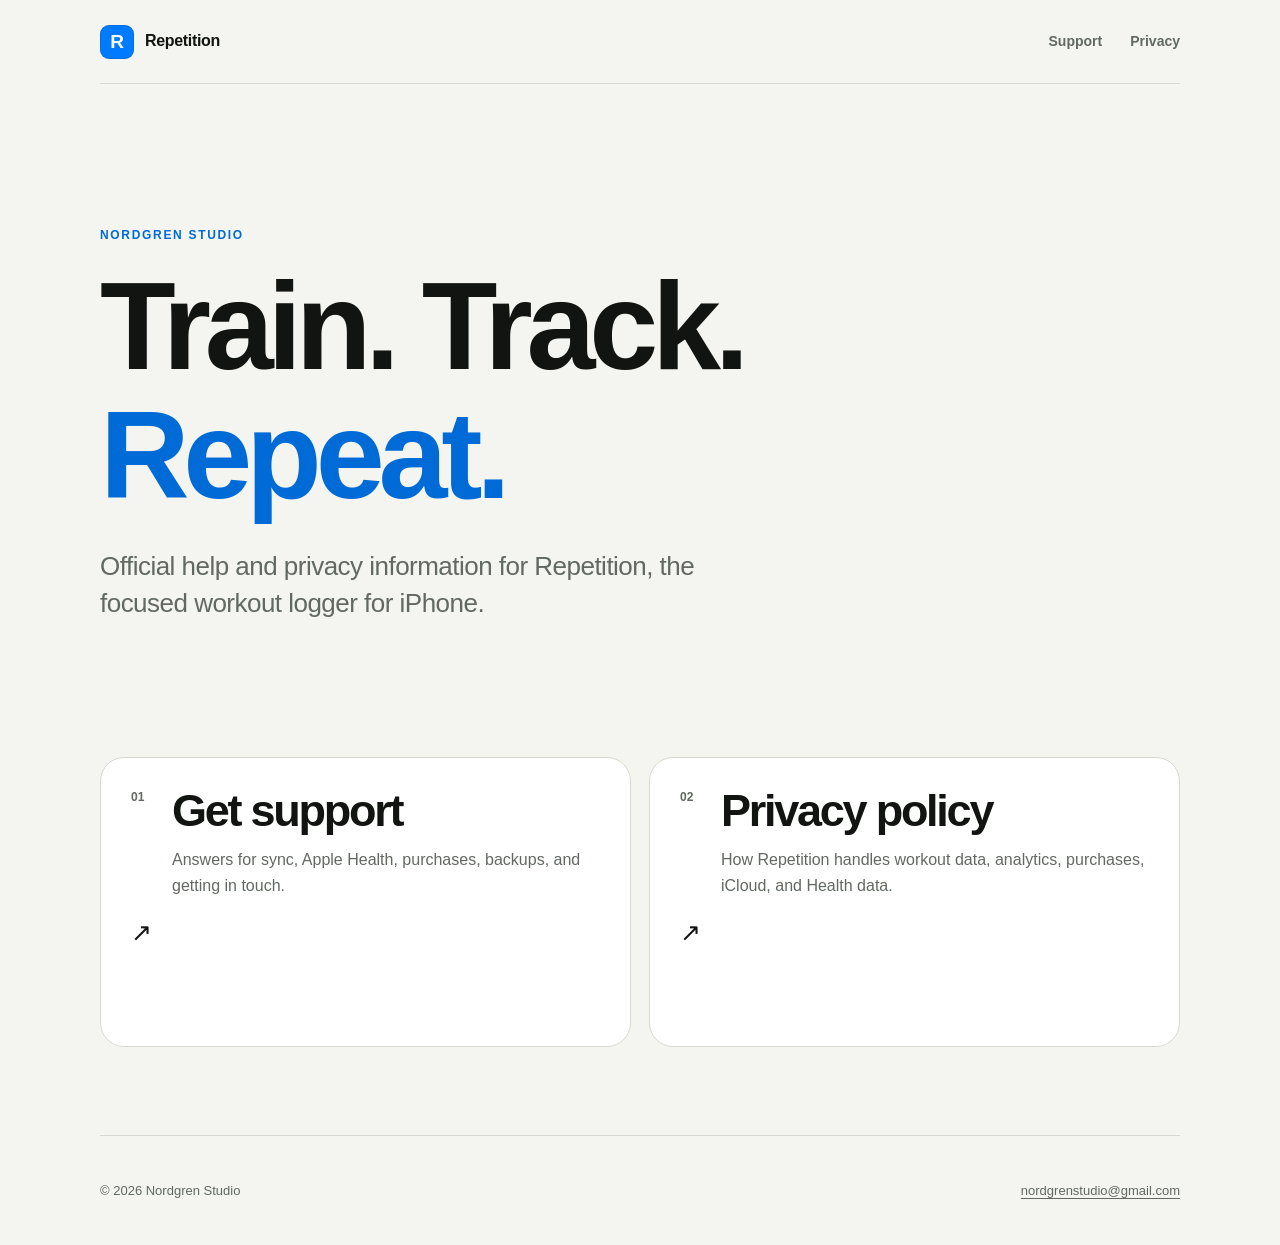
<file: index.html>
<!doctype html>
<html lang="en">
<head>
  <meta charset="utf-8">
  <meta name="viewport" content="width=device-width, initial-scale=1">
  <meta name="description" content="Support and privacy information for Repetition, a workout logging app by Nordgren Studio.">
  <meta name="theme-color" content="#0f1110">
  <title>Repetition — Help & Privacy</title>
  <link rel="stylesheet" href="./styles.css">
</head>
<body>
  <header class="site-header">
    <a class="brand" href="./" aria-label="Repetition home">
      <span class="brand-mark" aria-hidden="true">R</span>
      <span>Repetition</span>
    </a>
    <nav aria-label="Main navigation">
      <a href="./support/">Support</a>
      <a href="./privacy/">Privacy</a>
    </nav>
  </header>

  <main class="home">
    <section class="hero">
      <p class="eyebrow">Nordgren Studio</p>
      <h1>Train. Track.<br><span>Repeat.</span></h1>
      <p class="lead">Official help and privacy information for Repetition, the focused workout logger for iPhone.</p>
    </section>

    <section class="link-grid" aria-label="Help and legal resources">
      <a class="feature-card" href="./support/">
        <span class="card-number">01</span>
        <div>
          <h2>Get support</h2>
          <p>Answers for sync, Apple Health, purchases, backups, and getting in touch.</p>
        </div>
        <span class="arrow" aria-hidden="true">↗</span>
      </a>

      <a class="feature-card" href="./privacy/">
        <span class="card-number">02</span>
        <div>
          <h2>Privacy policy</h2>
          <p>How Repetition handles workout data, analytics, purchases, iCloud, and Health data.</p>
        </div>
        <span class="arrow" aria-hidden="true">↗</span>
      </a>
    </section>
  </main>

  <footer>
    <span>© 2026 Nordgren Studio</span>
    <a href="mailto:nordgrenstudio@gmail.com">nordgrenstudio@gmail.com</a>
  </footer>
</body>
</html>
</file>
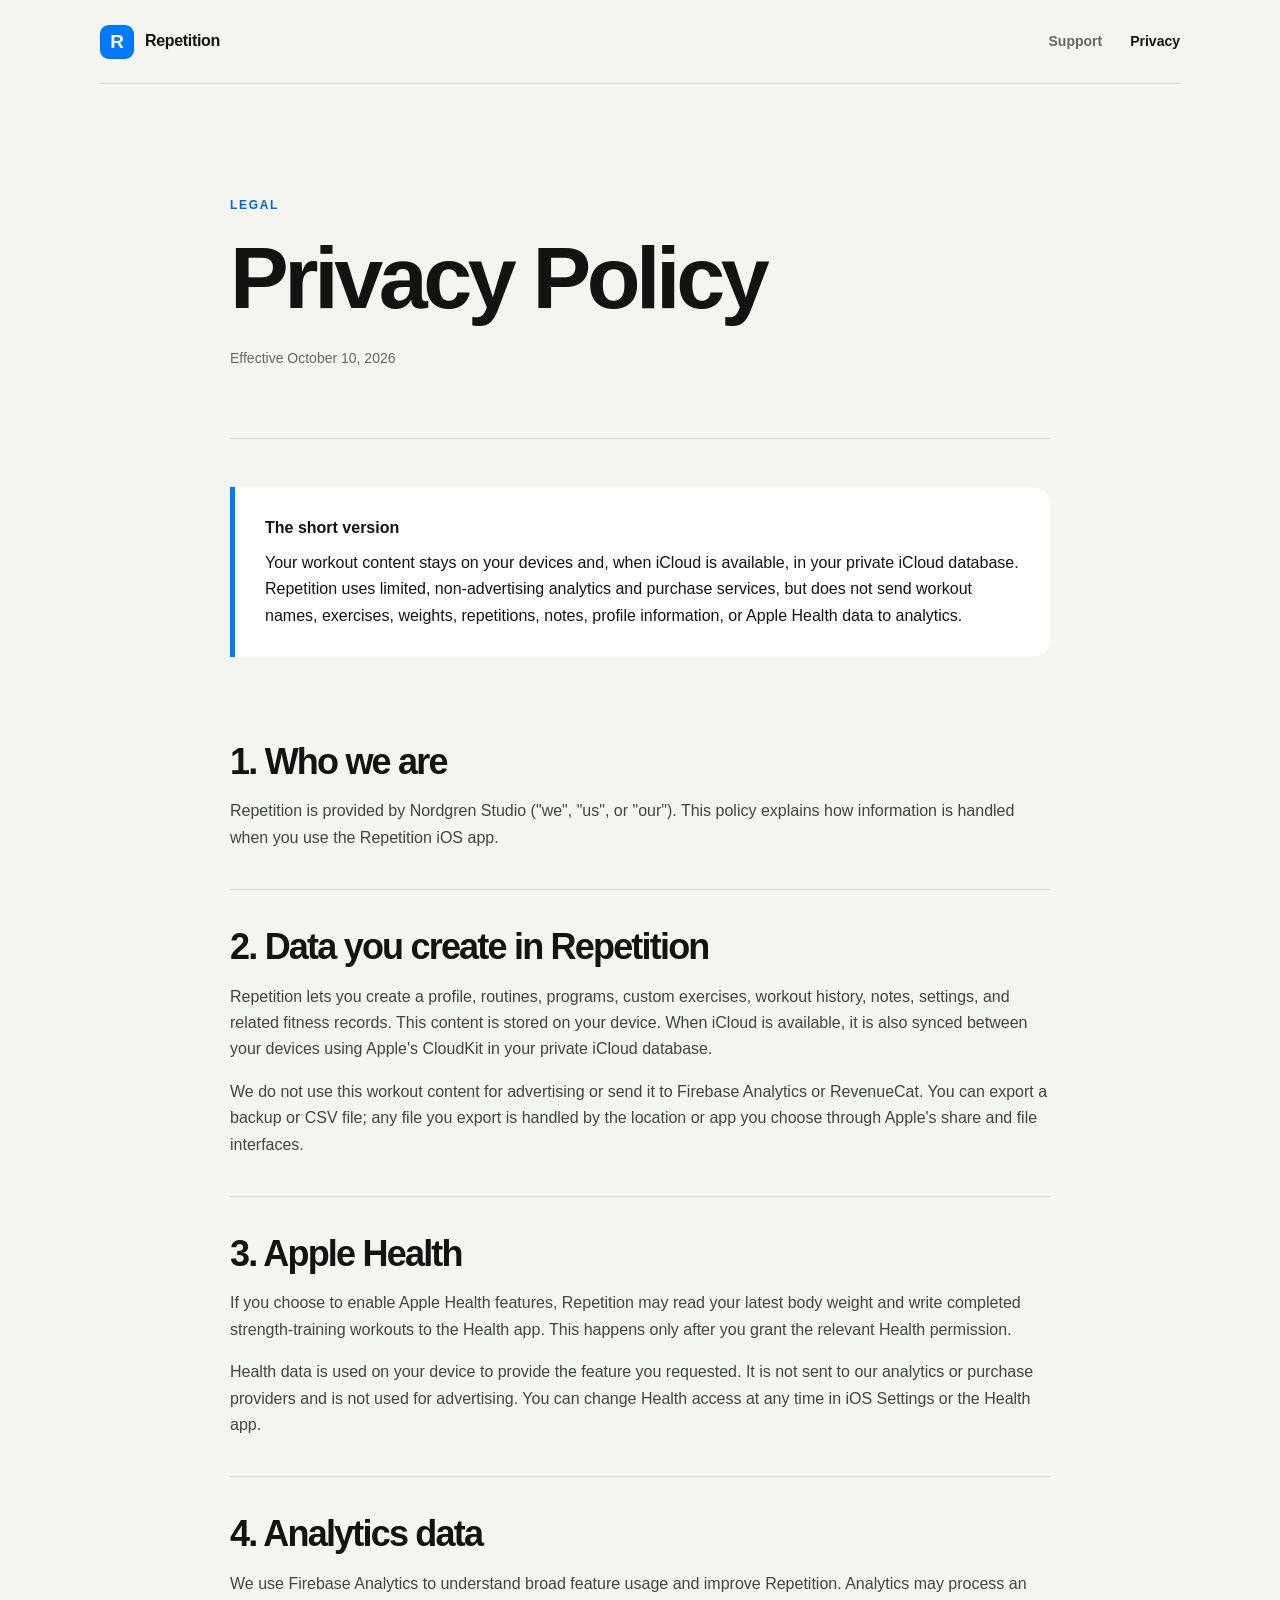
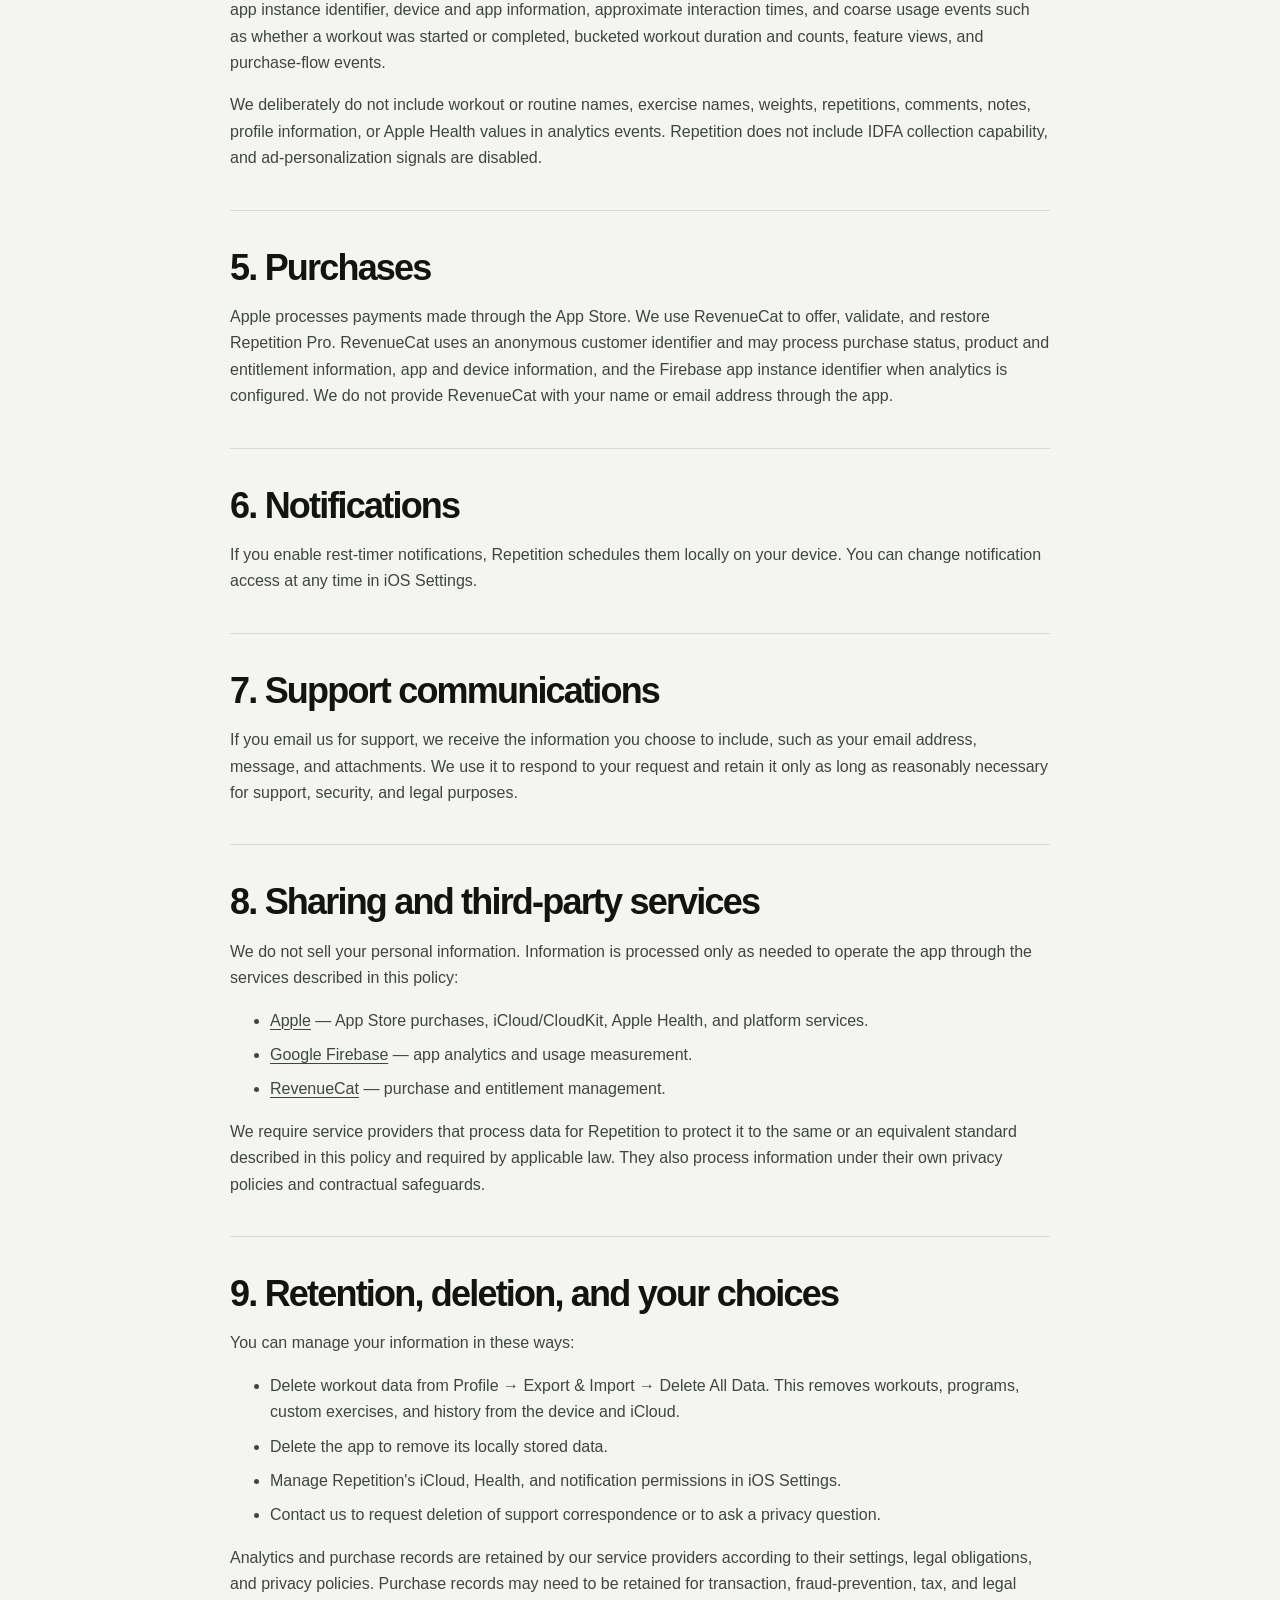
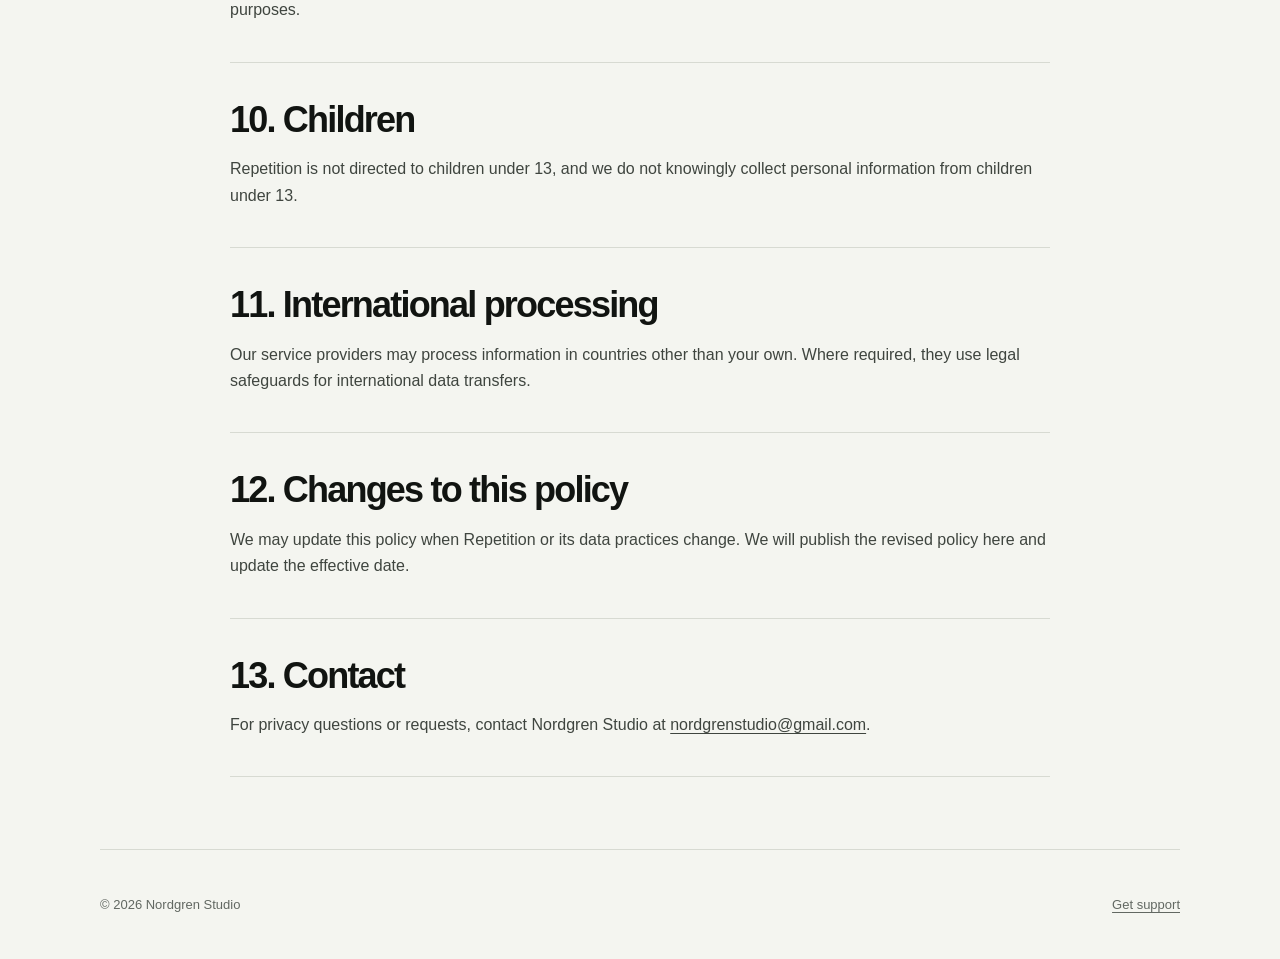
<file: privacy/index.html>
<!doctype html>
<html lang="en">
<head>
  <meta charset="utf-8">
  <meta name="viewport" content="width=device-width, initial-scale=1">
  <meta name="description" content="Privacy Policy for the Repetition workout logging app.">
  <meta name="theme-color" content="#0f1110">
  <title>Privacy Policy — Repetition</title>
  <link rel="stylesheet" href="../styles.css">
</head>
<body>
  <header class="site-header">
    <a class="brand" href="../" aria-label="Repetition home">
      <span class="brand-mark" aria-hidden="true">R</span>
      <span>Repetition</span>
    </a>
    <nav aria-label="Main navigation">
      <a href="../support/">Support</a>
      <a href="./" aria-current="page">Privacy</a>
    </nav>
  </header>

  <main class="document">
    <header class="document-title">
      <p class="eyebrow">Legal</p>
      <h1>Privacy Policy</h1>
      <p class="updated">Effective October 10, 2026</p>
    </header>

    <div class="summary">
      <strong>The short version</strong>
      <p>Your workout content stays on your devices and, when iCloud is available, in your private iCloud database. Repetition uses limited, non-advertising analytics and purchase services, but does not send workout names, exercises, weights, repetitions, notes, profile information, or Apple Health data to analytics.</p>
    </div>

    <article>
      <section>
        <h2>1. Who we are</h2>
        <p>Repetition is provided by Nordgren Studio ("we", "us", or "our"). This policy explains how information is handled when you use the Repetition iOS app.</p>
      </section>

      <section>
        <h2>2. Data you create in Repetition</h2>
        <p>Repetition lets you create a profile, routines, programs, custom exercises, workout history, notes, settings, and related fitness records. This content is stored on your device. When iCloud is available, it is also synced between your devices using Apple's CloudKit in your private iCloud database.</p>
        <p>We do not use this workout content for advertising or send it to Firebase Analytics or RevenueCat. You can export a backup or CSV file; any file you export is handled by the location or app you choose through Apple's share and file interfaces.</p>
      </section>

      <section>
        <h2>3. Apple Health</h2>
        <p>If you choose to enable Apple Health features, Repetition may read your latest body weight and write completed strength-training workouts to the Health app. This happens only after you grant the relevant Health permission.</p>
        <p>Health data is used on your device to provide the feature you requested. It is not sent to our analytics or purchase providers and is not used for advertising. You can change Health access at any time in iOS Settings or the Health app.</p>
      </section>

      <section>
        <h2>4. Analytics data</h2>
        <p>We use Firebase Analytics to understand broad feature usage and improve Repetition. Analytics may process an app instance identifier, device and app information, approximate interaction times, and coarse usage events such as whether a workout was started or completed, bucketed workout duration and counts, feature views, and purchase-flow events.</p>
        <p>We deliberately do not include workout or routine names, exercise names, weights, repetitions, comments, notes, profile information, or Apple Health values in analytics events. Repetition does not include IDFA collection capability, and ad-personalization signals are disabled.</p>
      </section>

      <section>
        <h2>5. Purchases</h2>
        <p>Apple processes payments made through the App Store. We use RevenueCat to offer, validate, and restore Repetition Pro. RevenueCat uses an anonymous customer identifier and may process purchase status, product and entitlement information, app and device information, and the Firebase app instance identifier when analytics is configured. We do not provide RevenueCat with your name or email address through the app.</p>
      </section>

      <section>
        <h2>6. Notifications</h2>
        <p>If you enable rest-timer notifications, Repetition schedules them locally on your device. You can change notification access at any time in iOS Settings.</p>
      </section>

      <section>
        <h2>7. Support communications</h2>
        <p>If you email us for support, we receive the information you choose to include, such as your email address, message, and attachments. We use it to respond to your request and retain it only as long as reasonably necessary for support, security, and legal purposes.</p>
      </section>

      <section>
        <h2>8. Sharing and third-party services</h2>
        <p>We do not sell your personal information. Information is processed only as needed to operate the app through the services described in this policy:</p>
        <ul>
          <li><a href="https://www.apple.com/legal/privacy/" rel="noopener noreferrer">Apple</a> — App Store purchases, iCloud/CloudKit, Apple Health, and platform services.</li>
          <li><a href="https://firebase.google.com/support/privacy" rel="noopener noreferrer">Google Firebase</a> — app analytics and usage measurement.</li>
          <li><a href="https://www.revenuecat.com/privacy/" rel="noopener noreferrer">RevenueCat</a> — purchase and entitlement management.</li>
        </ul>
        <p>We require service providers that process data for Repetition to protect it to the same or an equivalent standard described in this policy and required by applicable law. They also process information under their own privacy policies and contractual safeguards.</p>
      </section>

      <section>
        <h2>9. Retention, deletion, and your choices</h2>
        <p>You can manage your information in these ways:</p>
        <ul>
          <li>Delete workout data from Profile → Export &amp; Import → Delete All Data. This removes workouts, programs, custom exercises, and history from the device and iCloud.</li>
          <li>Delete the app to remove its locally stored data.</li>
          <li>Manage Repetition's iCloud, Health, and notification permissions in iOS Settings.</li>
          <li>Contact us to request deletion of support correspondence or to ask a privacy question.</li>
        </ul>
        <p>Analytics and purchase records are retained by our service providers according to their settings, legal obligations, and privacy policies. Purchase records may need to be retained for transaction, fraud-prevention, tax, and legal purposes.</p>
      </section>

      <section>
        <h2>10. Children</h2>
        <p>Repetition is not directed to children under 13, and we do not knowingly collect personal information from children under 13.</p>
      </section>

      <section>
        <h2>11. International processing</h2>
        <p>Our service providers may process information in countries other than your own. Where required, they use legal safeguards for international data transfers.</p>
      </section>

      <section>
        <h2>12. Changes to this policy</h2>
        <p>We may update this policy when Repetition or its data practices change. We will publish the revised policy here and update the effective date.</p>
      </section>

      <section>
        <h2>13. Contact</h2>
        <p>For privacy questions or requests, contact Nordgren Studio at <a href="mailto:nordgrenstudio@gmail.com">nordgrenstudio@gmail.com</a>.</p>
      </section>
    </article>
  </main>

  <footer>
    <span>© 2026 Nordgren Studio</span>
    <a href="../support/">Get support</a>
  </footer>
</body>
</html>
</file>
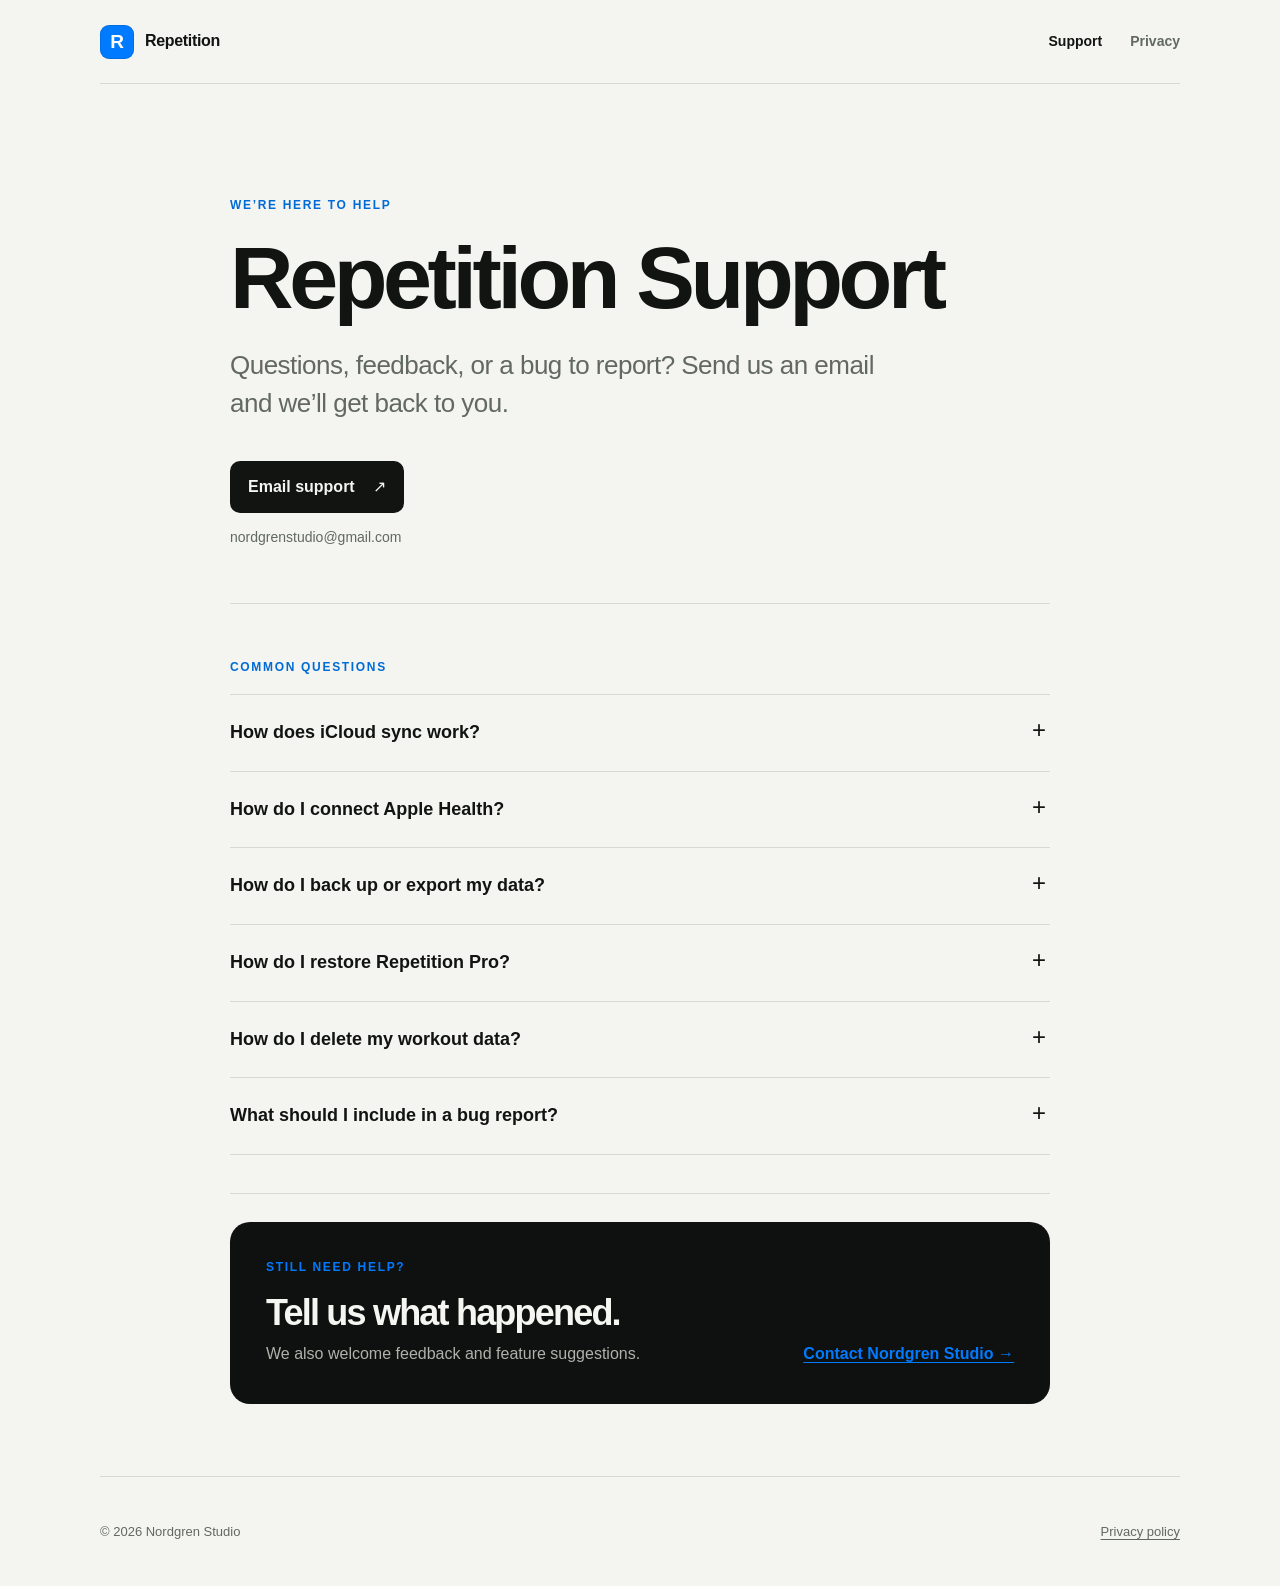
<file: support/index.html>
<!doctype html>
<html lang="en">
<head>
  <meta charset="utf-8">
  <meta name="viewport" content="width=device-width, initial-scale=1">
  <meta name="description" content="Official support for the Repetition workout logging app.">
  <meta name="theme-color" content="#0f1110">
  <title>Support — Repetition</title>
  <link rel="stylesheet" href="../styles.css">
</head>
<body>
  <header class="site-header">
    <a class="brand" href="../" aria-label="Repetition home">
      <span class="brand-mark" aria-hidden="true">R</span>
      <span>Repetition</span>
    </a>
    <nav aria-label="Main navigation">
      <a href="./" aria-current="page">Support</a>
      <a href="../privacy/">Privacy</a>
    </nav>
  </header>

  <main class="document support-page">
    <header class="document-title">
      <p class="eyebrow">We’re here to help</p>
      <h1>Repetition Support</h1>
      <p class="lead">Questions, feedback, or a bug to report? Send us an email and we’ll get back to you.</p>
      <a class="primary-button" href="mailto:nordgrenstudio@gmail.com?subject=Repetition%20Support">Email support <span aria-hidden="true">↗</span></a>
      <p class="contact-line">nordgrenstudio@gmail.com</p>
    </header>

    <article>
      <section>
        <p class="eyebrow">Common questions</p>
        <div class="faq-list">
          <details>
            <summary>How does iCloud sync work?</summary>
            <p>Repetition saves your workout data on your device and syncs it through your private iCloud account when iCloud is available. Make sure you are signed in to the same Apple Account and have iCloud enabled on each device.</p>
          </details>
          <details>
            <summary>How do I connect Apple Health?</summary>
            <p>Open Profile → Apple Health. You can allow Repetition to save completed workouts and read your latest body weight. Permissions can also be reviewed in iOS Settings or the Health app.</p>
          </details>
          <details>
            <summary>How do I back up or export my data?</summary>
            <p>Open Profile → Export &amp; Import. A Repetition backup contains your app data, while the CSV export lists your logged sets. Restoring a backup replaces current data on your synced devices.</p>
          </details>
          <details>
            <summary>How do I restore Repetition Pro?</summary>
            <p>Open Profile → Repetition Pro and choose Restore Purchases. Confirm that the device uses the Apple Account that originally purchased Repetition Pro.</p>
          </details>
          <details>
            <summary>How do I delete my workout data?</summary>
            <p>Open Profile → Export &amp; Import → Delete All Data. This removes workouts, programs, custom exercises, and history from the device and iCloud. Settings are kept.</p>
          </details>
          <details>
            <summary>What should I include in a bug report?</summary>
            <p>Please include what you expected, what happened, the steps that reproduce the problem, and your iPhone model and iOS version. Screenshots are helpful, but remove anything you do not want to share.</p>
          </details>
        </div>
      </section>

      <section class="support-callout">
        <div>
          <p class="eyebrow">Still need help?</p>
          <h2>Tell us what happened.</h2>
          <p>We also welcome feedback and feature suggestions.</p>
        </div>
        <a class="text-link" href="mailto:nordgrenstudio@gmail.com?subject=Repetition%20Support">Contact Nordgren Studio <span aria-hidden="true">→</span></a>
      </section>
    </article>
  </main>

  <footer>
    <span>© 2026 Nordgren Studio</span>
    <a href="../privacy/">Privacy policy</a>
  </footer>
</body>
</html>
</file>
<file: styles.css>
:root {
  color-scheme: light dark;
  --ink: #111411;
  --muted: #626862;
  --paper: #f4f5f0;
  --card: #ffffff;
  --line: #d7dad2;
  --accent: #007aff;
  --accent-deep: #006bd6;
  --dark: #0f1110;
  --dark-card: #181b18;
  --max: 1080px;
  font-family: Inter, ui-sans-serif, -apple-system, BlinkMacSystemFont, "SF Pro Display", "Segoe UI", sans-serif;
  font-synthesis: none;
}

* { box-sizing: border-box; }

html { scroll-behavior: smooth; }

body {
  margin: 0;
  min-height: 100vh;
  background: var(--paper);
  color: var(--ink);
  line-height: 1.65;
}

a { color: inherit; }

.site-header,
footer {
  width: min(calc(100% - 40px), var(--max));
  margin: 0 auto;
  display: flex;
  align-items: center;
  justify-content: space-between;
  gap: 24px;
}

.site-header {
  min-height: 84px;
  border-bottom: 1px solid var(--line);
}

.brand {
  display: inline-flex;
  align-items: center;
  gap: 11px;
  color: var(--ink);
  font-weight: 750;
  letter-spacing: -0.02em;
  text-decoration: none;
}

.brand-mark {
  display: grid;
  place-items: center;
  width: 34px;
  height: 34px;
  border-radius: 9px;
  background: var(--accent);
  color: #ffffff;
  font-size: 19px;
  font-weight: 900;
  box-shadow: inset 0 0 0 1px rgb(0 0 0 / 10%);
}

nav { display: flex; gap: 28px; }

nav a {
  color: var(--muted);
  font-size: 14px;
  font-weight: 650;
  text-decoration: none;
}

nav a:hover,
nav a[aria-current="page"] { color: var(--ink); }

.home,
.document {
  width: min(calc(100% - 40px), var(--max));
  margin: 0 auto;
}

.hero {
  max-width: 820px;
  padding: clamp(72px, 12vw, 142px) 0 clamp(64px, 9vw, 108px);
}

.eyebrow {
  margin: 0 0 16px;
  color: var(--accent-deep);
  font-size: 12px;
  font-weight: 800;
  letter-spacing: 0.14em;
  text-transform: uppercase;
}

h1, h2, p { margin-top: 0; }

h1, h2 {
  line-height: 1.04;
  letter-spacing: -0.05em;
}

.hero h1 {
  margin-bottom: 28px;
  font-size: clamp(62px, 11vw, 124px);
  font-weight: 850;
}

.hero h1 span { color: var(--accent-deep); }

.lead {
  max-width: 670px;
  color: var(--muted);
  font-size: clamp(19px, 2.3vw, 26px);
  line-height: 1.45;
  letter-spacing: -0.02em;
}

.link-grid {
  display: grid;
  grid-template-columns: repeat(2, 1fr);
  gap: 18px;
  padding-bottom: 88px;
}

.feature-card {
  min-height: 290px;
  padding: 30px;
  display: grid;
  grid-template-columns: 1fr auto;
  grid-template-rows: auto 1fr;
  gap: 20px;
  border: 1px solid var(--line);
  border-radius: 24px;
  background: var(--card);
  text-decoration: none;
  transition: transform 180ms ease, border-color 180ms ease, box-shadow 180ms ease;
}

.feature-card:hover {
  transform: translateY(-3px);
  border-color: #9ca596;
  box-shadow: 0 18px 50px rgb(26 38 24 / 8%);
}

.card-number {
  color: var(--muted);
  font-size: 12px;
  font-weight: 750;
}

.feature-card div { align-self: end; }

.feature-card h2 {
  margin-bottom: 12px;
  font-size: clamp(30px, 4vw, 45px);
}

.feature-card p {
  margin-bottom: 0;
  color: var(--muted);
  font-size: 16px;
}

.arrow { font-size: 25px; line-height: 1; }

.document { max-width: 820px; }

.document-title {
  padding: clamp(68px, 10vw, 112px) 0 54px;
  border-bottom: 1px solid var(--line);
}

.document-title h1 {
  max-width: 760px;
  margin-bottom: 24px;
  font-size: clamp(50px, 8vw, 88px);
  font-weight: 850;
}

.updated,
.contact-line {
  color: var(--muted);
  font-size: 14px;
}

.summary {
  margin: 48px 0;
  padding: 28px 30px;
  border-left: 5px solid var(--accent);
  border-radius: 0 16px 16px 0;
  background: var(--card);
}

.summary strong { display: block; margin-bottom: 8px; }
.summary p { margin-bottom: 0; }

article { padding-bottom: 72px; }

article section {
  padding: 38px 0;
  border-bottom: 1px solid var(--line);
}

article h2 {
  margin-bottom: 18px;
  font-size: clamp(25px, 3.5vw, 36px);
}

article p,
article li { color: #3f453f; }
article p:last-child { margin-bottom: 0; }
article li + li { margin-top: 8px; }
article a { text-decoration-thickness: 1px; text-underline-offset: 3px; }

.primary-button {
  display: inline-flex;
  align-items: center;
  gap: 18px;
  margin-top: 12px;
  padding: 13px 18px;
  border-radius: 10px;
  background: var(--ink);
  color: var(--paper);
  font-weight: 720;
  text-decoration: none;
}

.primary-button:hover { background: var(--accent-deep); }
.contact-line { margin: 13px 0 0; }
.support-page article > section:first-child { padding-top: 54px; }

.faq-list { border-top: 1px solid var(--line); }

details { border-bottom: 1px solid var(--line); }

summary {
  padding: 23px 38px 23px 0;
  position: relative;
  cursor: pointer;
  font-size: 18px;
  font-weight: 730;
  list-style: none;
}

summary::-webkit-details-marker { display: none; }
summary::after {
  content: "+";
  position: absolute;
  right: 4px;
  font-size: 24px;
  font-weight: 400;
  line-height: 1;
}

details[open] summary::after { content: "−"; }
details p { padding: 0 42px 24px 0; }

.support-callout {
  display: flex;
  align-items: end;
  justify-content: space-between;
  gap: 28px;
  margin-top: 28px;
  padding: 36px;
  border: 0;
  border-radius: 20px;
  background: var(--dark);
  color: #f5f6f1;
}

.support-callout h2 { margin-bottom: 10px; }
.support-callout p { color: #adb3ab; }
.support-callout .eyebrow { color: var(--accent); }
.text-link { flex: none; font-weight: 720; color: var(--accent); }

footer {
  min-height: 110px;
  border-top: 1px solid var(--line);
  color: var(--muted);
  font-size: 13px;
}

footer a { text-underline-offset: 3px; }

@media (max-width: 680px) {
  .site-header, footer, .home, .document { width: min(calc(100% - 28px), var(--max)); }
  .site-header { min-height: 72px; }
  nav { gap: 18px; }
  .link-grid { grid-template-columns: 1fr; }
  .feature-card { min-height: 240px; padding: 24px; }
  .summary { padding: 24px; }
  article section { padding: 32px 0; }
  .support-callout { align-items: start; flex-direction: column; padding: 28px; }
  footer { align-items: flex-start; flex-direction: column; justify-content: center; gap: 6px; }
}

@media (prefers-color-scheme: dark) {
  :root {
    --ink: #f1f3ee;
    --muted: #a9afa7;
    --paper: #0f1110;
    --card: #181b18;
    --line: #30352f;
    --accent: #007aff;
    --accent-deep: #007aff;
  }

  .brand-mark { color: #ffffff; }
  article p, article li { color: #c4c9c1; }
  .primary-button { background: var(--accent); color: #ffffff; }
  .primary-button:hover { background: #409cff; }
  .support-callout { background: #1b211a; }
}

@media (prefers-reduced-motion: reduce) {
  html { scroll-behavior: auto; }
  .feature-card { transition: none; }
}
</file>
